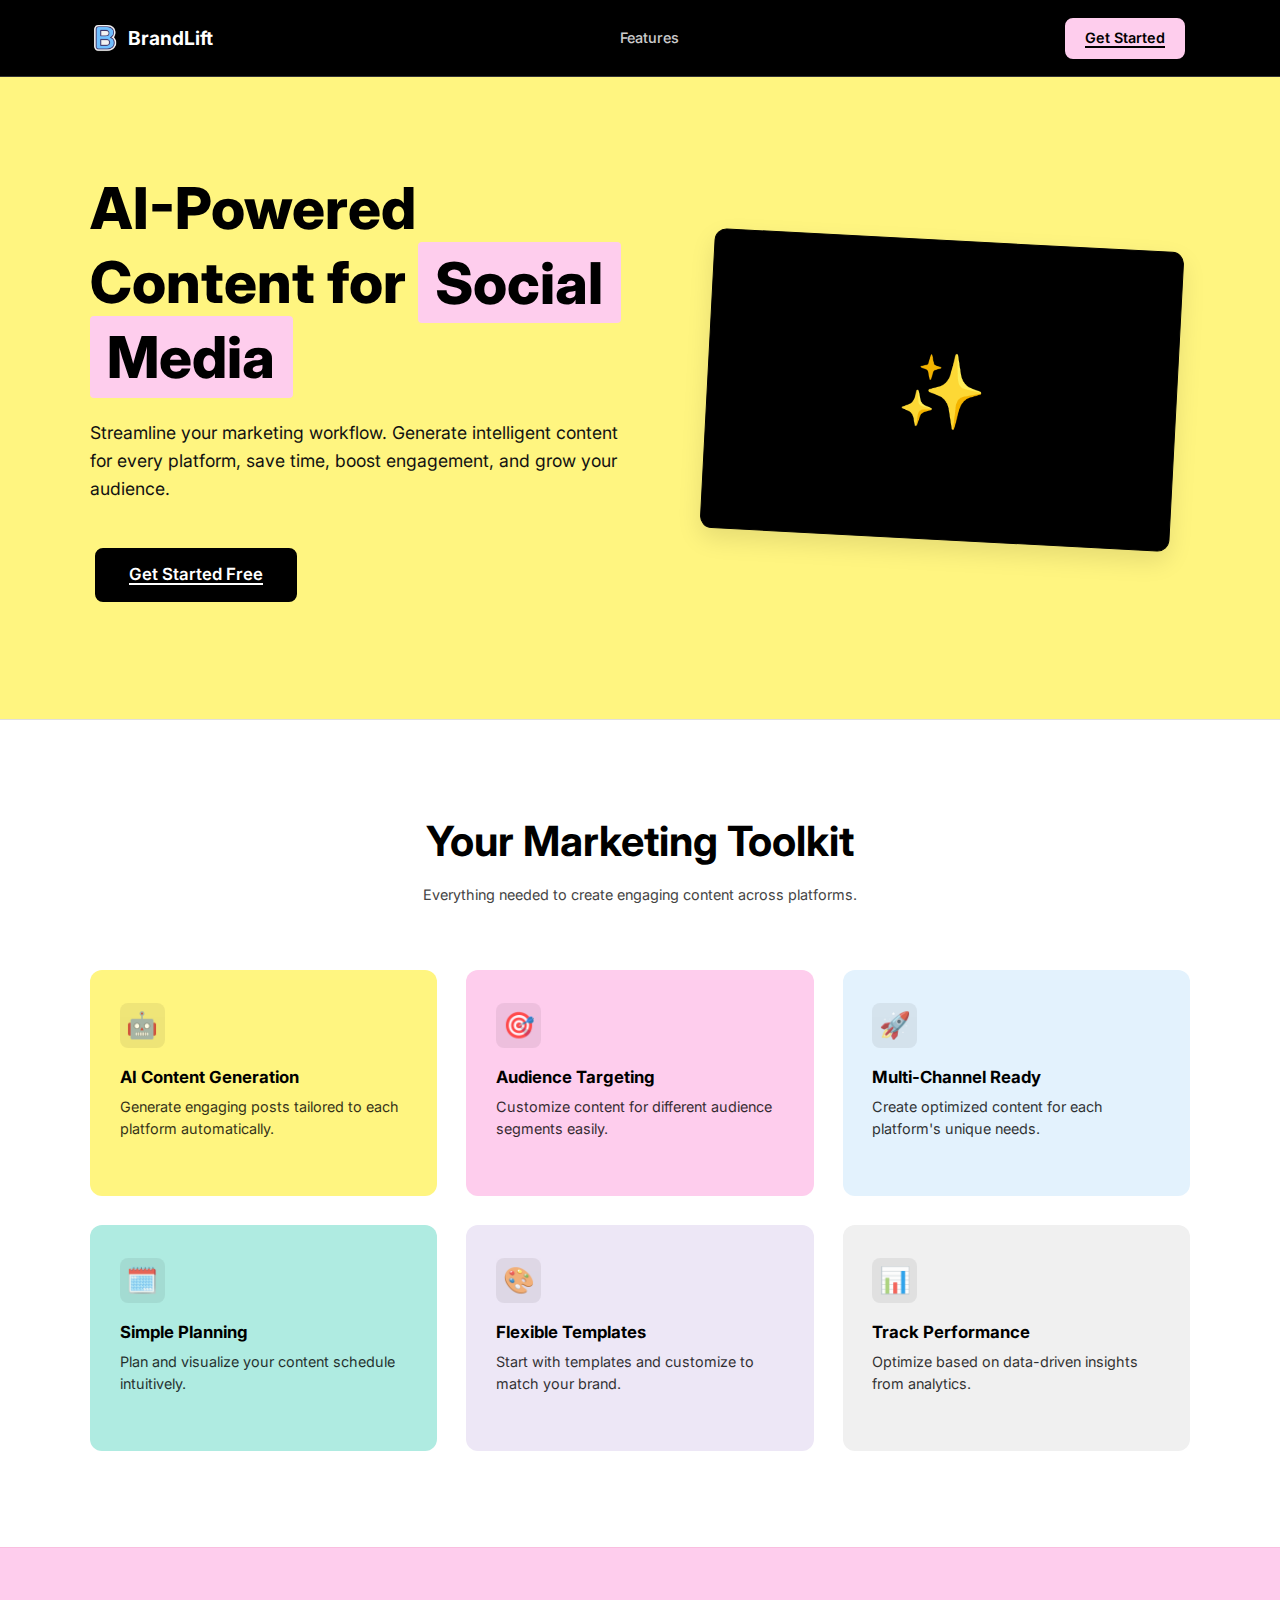
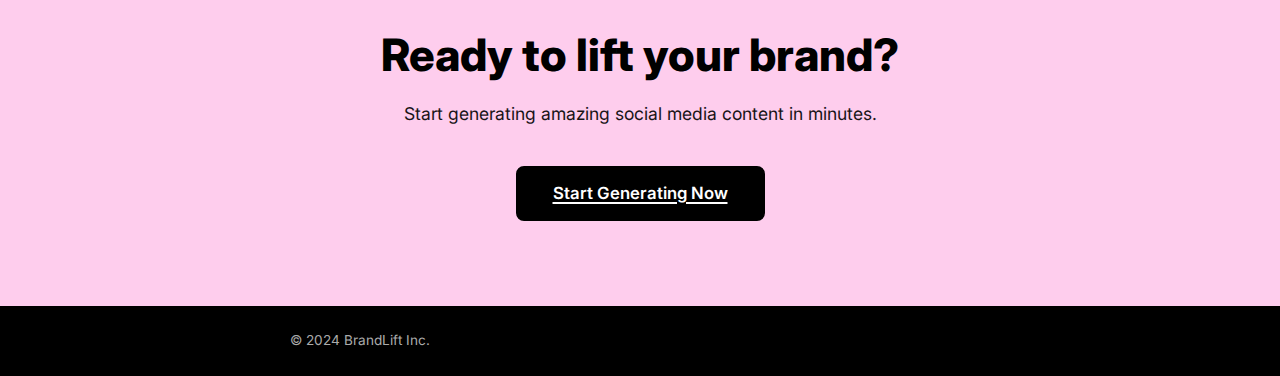
<file: index.html>
<!DOCTYPE html>
<html lang="en">
<head>
    <meta charset="UTF-8">
    <meta name="viewport" content="width=device-width, initial-scale=1.0">
    <title>BrandLift - AI Social Media Content</title>
    <link rel="stylesheet" href="style.css">
    <link rel="preconnect" href="https://fonts.googleapis.com">
    <link rel="preconnect" href="https://fonts.gstatic.com" crossorigin>
    <link href="https://fonts.googleapis.com/css2?family=Inter:wght@400;500;600;700;800&display=swap" rel="stylesheet">
    <link rel="icon" href="assets/icons8-b-100.png" type="image/png">
</head>
<body>

    <!-- Landing Page Content -->
    <div id="landing-page">
        <header class="navbar">
             <div class="container">
                 <a href="/" class="navbar-brand">
                     <img src="assets/icons8-b-100.png" alt="BrandLift Logo" class="logo">
                     <span class="brand-name-nav">BrandLift</span>
                 </a>
                 <nav class="navbar-nav">
                     <ul>
                         <li><a href="#features">Features</a></li>
                     </ul>
                 </nav>
                 <div class="navbar-actions">
                     <!-- CHANGED to an <a> tag styled as a button -->
                     <a href="tool.html" id="nav-get-started" class="btn btn-primary">Get Started</a>
                 </div>
             </div>
         </header>

        <main>
             <div class="hero-wrapper">
                 <section class="hero">
                     <div class="container hero-container">
                         <div class="hero-content">
                             <h1>AI-Powered<br>Content for <span class="highlight">Social Media</span></h1>
                             <p>Streamline your marketing workflow. Generate intelligent content for every platform, save time, boost engagement, and grow your audience.</p>
                             <div class="hero-actions">
                                 <!-- CHANGED to an <a> tag styled as a button -->
                                 <a href="tool.html" id="hero-get-started" class="btn btn-primary btn-large">Get Started Free</a>
                             </div>
                         </div>
                         <div class="hero-image-placeholder">
                             <div class="dashboard-preview">
                                <span class="hero-preview-icon">✨</span>
                             </div>
                         </div>
                     </div>
                 </section>
             </div>

            <section id="features" class="features-section">
                 <div class="container">
                     <h2 class="section-title">Your Marketing Toolkit</h2>
                     <p class="section-subtitle">Everything needed to create engaging content across platforms.</p>
                     <div class="features-grid">
                        <div class="feature-box color-bg-yellow"> <div class="feature-icon">🤖</div> <h3>AI Content Generation</h3> <p>Generate engaging posts tailored to each platform automatically.</p> </div>
                        <div class="feature-box color-bg-pink"> <div class="feature-icon">🎯</div> <h3>Audience Targeting</h3> <p>Customize content for different audience segments easily.</p> </div>
                        <div class="feature-box color-bg-blue"> <div class="feature-icon">🚀</div> <h3>Multi-Channel Ready</h3> <p>Create optimized content for each platform's unique needs.</p> </div>
                        <div class="feature-box color-bg-teal"> <div class="feature-icon">🗓️</div> <h3>Simple Planning</h3> <p>Plan and visualize your content schedule intuitively.</p> </div>
                        <div class="feature-box color-bg-purple"> <div class="feature-icon">🎨</div> <h3>Flexible Templates</h3> <p>Start with templates and customize to match your brand.</p> </div>
                        <div class="feature-box color-bg-lightgray"> <div class="feature-icon">📊</div> <h3>Track Performance</h3> <p>Optimize based on data-driven insights from analytics.</p> </div>
                     </div>
                 </div>
             </section>

            <section id="cta-section" class="cta-section">
                 <div class="container">
                     <h2>Ready to lift your brand?</h2>
                     <p>Start generating amazing social media content in minutes.</p>
                      <!-- CHANGED to an <a> tag styled as a button -->
                     <a href="tool.html" class="btn btn-dark btn-large cta-button">Start Generating Now</a>
                 </div>
             </section>
         </main>

        <div class="minimal-footer">
             <div class="container">
                  <p>© 2024 BrandLift Inc.</p>
             </div>
         </div>
    </div> <!-- End of #landing-page -->

    <!-- Tool Section Removed from this page -->

    <!-- Script tag remains, content needs updating -->
    <!-- No tool-specific logic needed here anymore -->
    <script src="main.js"></script>
</body>
</html>
</file>
<file: style.css>
/* ---== Basic Reset & Global Styles ==--- */
* {
    margin: 0;
    padding: 0;
    box-sizing: border-box;
}

:root {
    /* Gumroad Inspired Palette */
    --color-yellow: #FFF580;
    --color-pink: #FECDED;
    --color-black: #000000;
    --color-white: #ffffff;
    --color-light-blue: #e3f2fd;
    --color-teal: #AFEBE1; /* Used for Copy button success */
    --color-purple: #ede7f6;
    --color-gray-bg: #f7f7f7;
    --color-gray-border: #e0e0e0;
    --color-gray-medium: #f0f0f0;
    --color-text-dark: #111;
    --color-text-medium: #444;
    --color-text-light: #777;

    --font-primary: 'Inter', system-ui, -apple-system, BlinkMacSystemFont, "Segoe UI", Roboto, Oxygen, Ubuntu, Cantarell, "Open Sans", "Helvetica Neue", sans-serif;
    --border-radius-sm: 4px;
    --border-radius-md: 8px;
    --border-radius-lg: 12px;
    --shadow-light: 0 2px 5px rgba(0, 0, 0, 0.06);
    --shadow-medium: 0 5px 15px rgba(0, 0, 0, 0.1);
    --shadow-large: 0 10px 25px rgba(0, 0, 0, 0.1);
}

body {
    font-family: var(--font-primary);
    color: var(--color-text-dark);
    background-color: var(--color-white);
    line-height: 1.6;
    -webkit-font-smoothing: antialiased;
    -moz-osx-font-smoothing: grayscale;
    overflow-x: hidden;
}

h1, h2, h3 {
    line-height: 1.25;
    margin-bottom: 0.8rem;
    font-weight: 700;
    color: var(--color-black);
}

h1 { font-size: clamp(2.6rem, 6vw, 3.6rem); font-weight: 800; margin-bottom: 1rem;}
h2 { font-size: clamp(1.8rem, 5vw, 2.6rem); font-weight: 700; margin-bottom: 1rem;}
h3 { font-size: 1.1rem; margin-bottom: 0.6rem; font-weight: 600;}

p {
    margin-bottom: 1.5rem;
    color: var(--color-text-medium);
    max-width: 60ch;
}
.hero p { font-size: 1.1rem; color: var(--color-text-dark); max-width: 50ch;}
.features-section p { font-size: 0.9rem; color: var(--color-text-medium); line-height: 1.5;}
.cta-section p { font-size: 1.1rem; color: var(--color-black); opacity: 0.9; margin-bottom: 2rem;}


a {
    color: var(--color-black);
    text-decoration: underline;
    text-decoration-thickness: 1.5px;
    text-underline-offset: 3px;
}
a:hover { color: var(--color-text-medium); }

img {
    max-width: 100%;
    height: auto;
    display: block;
    vertical-align: middle;
}

.container {
    max-width: 1140px;
    margin: 0 auto;
    padding: 0 20px;
}

/* ---== Buttons (Gumroad Style) ==--- */
.btn {
    display: inline-block;
    padding: 12px 28px;
    border: 2px solid transparent;
    border-radius: var(--border-radius-md);
    font-size: 1rem;
    font-weight: 600;
    cursor: pointer;
    text-align: center;
    transition: all 0.15s ease-in-out;
    margin: 5px;
    line-height: 1.3;
    vertical-align: middle;
}

.btn:hover { text-decoration: none; opacity: 0.8; transform: translateY(-1px);}
.btn:active { transform: scale(0.98) translateY(0); opacity: 1;}

/* Primary Button (Black) */
.btn-primary {
    background-color: var(--color-black);
    color: var(--color-white);
    border-color: var(--color-black);
}
.btn-primary:hover { background-color: #222; border-color: #222; }

/* Secondary Button (Outline) */
.btn-secondary {
    background-color: transparent;
    color: var(--color-black);
    border: 2px solid var(--color-black);
}
.btn-secondary:hover { background-color: rgba(0,0,0,0.05); }

/* Dark Button (CTA) */
.btn-dark {
    background-color: var(--color-black);
    color: var(--color-white);
    border-color: var(--color-black);
}
.btn-dark:hover { background-color: #222; border-color: #222; }

.btn-large {
    padding: 15px 35px;
    font-size: 1.05rem;
}


/* ---== Navbar (Black Theme) ==--- */
.navbar {
    background-color: var(--color-black);
    padding: 0.8rem 0;
    position: sticky;
    top: 0;
    z-index: 1000;
    border-bottom: 1px solid #333;
}

.navbar .container {
    display: flex;
    justify-content: space-between;
    align-items: center;
}

.navbar-brand { display: flex; align-items: center; }
.navbar-brand:hover { opacity: 0.9; text-decoration: none;}

.navbar-brand .logo {
    height: 30px;
    width: auto;
    /* filter: brightness(0) invert(1); */
}
.brand-name-nav {
    color: var(--color-white);
    font-weight: 700;
    font-size: 1.2rem;
    margin-left: 8px;
    line-height: 1;
}


.navbar-nav ul { list-style: none; display: flex; }
.navbar-nav li { margin-left: 25px; }

.navbar-nav a {
    color: var(--color-white);
    font-weight: 500;
    transition: opacity 0.2s ease;
    text-decoration: none;
    opacity: 0.8;
    font-size: 0.9rem;
}
.navbar-nav a:hover { opacity: 1; }

.navbar-actions { display: flex; align-items: center; }
.navbar-actions .btn-primary {
    background-color: var(--color-pink);
    color: var(--color-black);
    border-color: var(--color-pink);
    padding: 9px 18px;
    font-size: 0.9rem;
    border-width: 2px;
}
.navbar-actions .btn-primary:hover { background-color: #f9bedf; border-color: #f9bedf; transform: translateY(0); opacity: 1;}


/* ---== Hero Section (Yellow Theme) ==--- */
.hero-wrapper {}
.hero {
    background-color: var(--color-yellow);
    padding: 6rem 0 7rem 0;
    color: var(--color-black);
    overflow: hidden;
    position: relative;
}


.hero-container {
    display: flex;
    align-items: center;
    gap: 4rem;
}

.hero-content { flex: 1; z-index: 2; }

.hero-content h1 { margin-bottom: 1.5rem; color: var(--color-black); }
.hero-content .highlight {
    background-color: var(--color-pink);
    color: var(--color-black);
    padding: 0.1em 0.3em;
    border-radius: var(--border-radius-sm);
    line-height: 1.3;
    box-decoration-break: clone;
    -webkit-box-decoration-break: clone;
}

.hero-actions { margin-top: 2.5rem; }
#hero-get-started { padding: 14px 32px; }

.hero-image-placeholder {
    flex: 0 0 45%;
    display: flex;
    justify-content: center;
    align-items: center;
    z-index: 2;
}

.dashboard-preview {
    background-color: var(--color-black);
    border: 1px solid var(--color-black);
    border-radius: var(--border-radius-lg);
    padding: 3rem 2rem;
    text-align: center;
    font-weight: 600;
    color: var(--color-yellow);
    box-shadow: var(--shadow-large);
    width: 95%;
    min-height: 300px;
    display: flex;
    flex-direction: column;
    justify-content: center;
    align-items: center;
    transform: rotate(3deg);
    transition: transform 0.3s ease-out;
}
.dashboard-preview:hover { transform: rotate(1deg) scale(1.02); }

.hero-preview-icon {
    font-size: 4.5rem;
    display: block;
    line-height: 1;
     animation: pulse 2.5s infinite ease-in-out;
}
@keyframes pulse {
    0% { transform: scale(1); }
    50% { transform: scale(1.08); }
    100% { transform: scale(1); }
}


/* ---== Features Section (White Background) ==--- */
.features-section {
    padding: 6rem 0;
    background-color: var(--color-white);
    border-top: 1px solid var(--color-gray-border);
}

.section-title { text-align: center; margin-bottom: 1rem; }
.section-subtitle {
    text-align: center;
    max-width: 550px;
    margin: 0 auto 4rem auto;
    font-size: 1.1rem;
    color: var(--color-text-medium);
}

.features-grid {
    display: grid;
    grid-template-columns: repeat(auto-fit, minmax(280px, 1fr));
    gap: 1.8rem;
}

.feature-box {
    padding: 2rem 1.8rem;
    border-radius: var(--border-radius-lg);
    text-align: left;
    border: 1px solid transparent;
    transition: transform 0.25s ease, box-shadow 0.25s ease, border-color 0.25s ease;
    overflow: hidden;
}

.feature-box.color-bg-yellow { background-color: var(--color-yellow); }
.feature-box.color-bg-pink { background-color: var(--color-pink); }
.feature-box.color-bg-blue { background-color: var(--color-light-blue); }
.feature-box.color-bg-teal { background-color: var(--color-teal); }
.feature-box.color-bg-purple { background-color: var(--color-purple); }
.feature-box.color-bg-lightgray { background-color: var(--color-gray-medium); }

.feature-box h3, .feature-box p { color: var(--color-black); opacity: 1; }
.feature-box p { opacity: 0.8; }
.feature-box h3 { font-weight: 700; }

.feature-box:hover {
    transform: translateY(-6px);
    box-shadow: var(--shadow-medium);
    border-color: rgba(0,0,0,0.1);
}

.feature-icon {
    width: 45px;
    height: 45px;
    border-radius: var(--border-radius-md);
    background-color: rgba(0, 0, 0, 0.08);
    margin-bottom: 1.2rem;
    display: flex;
    justify-content: center;
    align-items: center;
    font-size: 1.6rem;
    color: var(--color-black);
    opacity: 0.8;
}

.feature-box h3 { margin-bottom: 0.5rem; font-size: 1.05rem; }
.feature-box p { font-size: 0.9rem; line-height: 1.5; }


/* ---== CTA Section (Pink Theme) ==--- */
.cta-section {
    background-color: var(--color-pink);
    padding: 5rem 0;
    text-align: center;
    color: var(--color-black);
    border-top: 1px solid #f9bedf;
}
.cta-section h2 {
    font-size: clamp(2rem, 5vw, 2.8rem);
    margin-bottom: 1rem;
    font-weight: 800;
}
.cta-section p { margin: 0 auto 2rem auto; opacity: 0.9; }
.cta-button {}

/* ---== Minimal Footer (Black Theme) ==--- */
.minimal-footer {
    background-color: var(--color-black);
    color: var(--color-text-light);
    padding: 1.5rem 0;
    text-align: center;
    font-size: 0.85rem;
}
.minimal-footer p { margin-bottom: 0; color: #aaa; }
.minimal-footer a { color: var(--color-white); text-decoration: none; margin: 0 10px; }
.minimal-footer a:hover { text-decoration: underline; }


/* ========================================== */
/* ---== TOOL SECTION STYLES (for tool.html) ==--- */
/* ========================================== */

.tool-container {
    max-width: 720px;
    margin: 4rem auto;
    padding: 2rem 2.5rem 2.5rem 2.5rem;
    border: none;
    border-radius: var(--border-radius-lg);
    background-color: var(--color-white);
    box-shadow: var(--shadow-large);
    position: relative;
}

.tool-container h2 { /* "Choose Your Platform" */
    text-align: center;
    margin-bottom: 2rem;
    font-size: 1.6rem;
    font-weight: 700;
}

/* Back Button Styling */
.btn-back {
    position: absolute;
    top: 1.5rem;
    left: 1.5rem;
    padding: 8px 15px;
    font-size: 0.9rem;
    border: 1px solid var(--color-gray-border);
    background-color: var(--color-white);
    color: var(--color-text-medium);
    box-shadow: none;
    border-radius: var(--border-radius-md);
    border-width: 1px;
    text-decoration: none;
}
.btn-back:hover {
    background-color: var(--color-gray-bg);
    border-color: #ccc;
    transform: translateX(0);
    color: var(--color-text-dark);
    opacity: 1;
}

/* Platform Grid */
.platform-grid {
    display: grid;
    grid-template-columns: repeat(auto-fit, minmax(110px, 1fr));
    gap: 1rem;
    margin-bottom: 3rem;
    justify-content: center;
}

/* Platform Box Styling (Icon + Text) */
.platform-box {
    background-color: var(--color-white);
    padding: 1.2rem 0.5rem 1rem 0.5rem;
    border-radius: var(--border-radius-md);
    cursor: pointer;
    border: 1px solid var(--color-gray-border);
    transition: all 0.15s ease-out;
    display: flex;
    flex-direction: column;
    justify-content: center;
    align-items: center;
    text-align: center;
    min-height: 100px; /* Re-add min-height for consistency */
}

.platform-box img {
    max-width: 45px;
    height: 45px;
    margin-bottom: 0.75rem;
    transition: transform 0.15s ease-out;
}

.platform-label {
    font-size: 0.8rem;
    font-weight: 500;
    color: var(--color-text-medium);
    line-height: 1.3;
    white-space: normal;
    word-wrap: break-word;
    display: block;
    margin-top: auto;
}

.platform-box:hover {
    transform: translateY(-3px);
    border-color: var(--color-text-medium);
    box-shadow: var(--shadow-light);
}
.platform-box:hover img { transform: scale(1.05); }

 .platform-box.selected {
    border-color: var(--color-black);
    background-color: var(--color-yellow);
    box-shadow: none;
    transform: translateY(-1px);
 }
 .platform-box.selected img { transform: scale(1); }
 .platform-box.selected .platform-label { color: var(--color-black); font-weight: 600;}


/* Input Form Area */
.input-form-area {
    margin-top: 2.5rem;
    padding-top: 2rem;
    border-top: 1px solid var(--color-gray-border);
}

.input-form-area h3 { /* "Generate content for..." */
    text-align: left;
    margin-bottom: 1.8rem;
    font-size: 1.15rem;
    font-weight: 600;
}

/* HIDE PLATFORM FIELDS INITIALLY */
.platform-form-fields {
    display: none;
}
.platform-form-fields.active {
    display: block;
}


/* Form Group */
.form-group { margin-bottom: 1.3rem; }

.form-group label {
    display: block;
    margin-bottom: 0.5rem;
    font-weight: 500;
    font-size: 0.85rem;
    color: var(--color-text-medium);
}

.form-group input[type="text"],
.form-group select {
    width: 100%;
    padding: 12px 16px;
    border: 1px solid var(--color-gray-border);
    border-radius: var(--border-radius-md);
    font-size: 1rem;
    background-color: var(--color-white);
    transition: border-color 0.2s ease, box-shadow 0.2s ease;
    box-shadow: none;
}
.form-group input[type="text"]:disabled,
.form-group select:disabled {
    background-color: var(--color-gray-bg);
    cursor: not-allowed;
    opacity: 0.7;
}

.form-group input[type="text"]:focus,
.form-group select:focus {
    border-color: var(--color-black);
    outline: none;
    box-shadow: 0 0 0 3px rgba(0, 0, 0, 0.08);
}

/* Select Placeholder Styling */
.form-group select {
    appearance: none;
    background-image: url("data:image/svg+xml,%3Csvg xmlns='http://www.w3.org/2000/svg' width='16' height='16' fill='%23666' viewBox='0 0 16 16'%3E%3Cpath fill-rule='evenodd' d='M1.646 4.646a.5.5 0 0 1 .708 0L8 10.293l5.646-5.647a.5.5 0 0 1 .708.708l-6 6a.5.5 0 0 1-.708 0l-6-6a.5.5 0 0 1 0-.708z'/%3E%3C/svg%3E");
    background-repeat: no-repeat;
    background-position: right 1rem center;
    background-size: 0.8em 0.8em;
    padding-right: 2.5rem;
}

.form-group select:required:invalid { color: var(--color-text-light); }
.form-group option[value=""][disabled] { display: none; }
.form-group option { color: var(--color-text-dark); }

/* File Input Styling */
.file-input-wrapper {
    display: flex;
    align-items: center;
    gap: 10px;
}
.file-input-hidden {
    width: 0.1px; height: 0.1px; opacity: 0; overflow: hidden; position: absolute; z-index: -1;
}
.btn-file-upload {
    background-color: var(--color-white);
    color: var(--color-text-medium);
    border: 1px solid var(--color-gray-border);
    padding: 10px 18px;
    font-size: 0.9rem;
    font-weight: 500;
    box-shadow: none;
    margin: 0;
    flex-shrink: 0;
     border-width: 1px;
     border-style: solid;
     cursor: pointer;
}
.btn-file-upload:hover {
    background-color: var(--color-gray-bg);
    color: var(--color-text-dark);
    border-color: #ccc;
    transform: none;
    opacity: 1;
}
.file-name-display {
    font-size: 0.9rem;
    color: var(--color-text-light);
    white-space: nowrap;
    overflow: hidden;
    text-overflow: ellipsis;
    flex-grow: 1;
    border: 1px solid var(--color-gray-border);
    padding: 8px 10px;
    border-radius: var(--border-radius-md);
    background-color: var(--color-gray-bg);
    line-height: 1.4;
}
.input-hint {
    font-size: 0.8rem;
    color: var(--color-text-light);
    margin-top: 5px;
    margin-bottom: 0;
}


/* Generate Button */
.btn-generate {
    display: block;
    width: 100%;
    margin-top: 1.8rem;
    padding: 14px;
    font-size: 1rem;
    /* Uses .btn-primary */
}


/* ---== Output Area & Copy Button ==--- */
#output-area {
    background-color: var(--color-gray-bg);
    padding: 1rem 1.5rem 1.5rem 1.5rem; /* Adjusted padding */
    border-radius: var(--border-radius-md);
    margin-top: 2.5rem;
    border: 1px solid var(--color-gray-border);
    position: relative; /* For positioning the copy button */
    overflow: hidden; /* Hide direct overflow, let pre handle scrolling */
}

#output-area h3 {
    color: var(--color-black);
    font-size: 1rem;
    font-weight: 600;
    margin-bottom: 1.5rem; /* More space before pre/button */
    padding-right: 70px; /* Make space for button */
}

/* Style the <pre> tag specifically for generated content */
#gemini-output {
    font-family: 'Menlo', 'Monaco', 'Courier New', monospace;
    font-size: 0.9rem;
    line-height: 1.6;
    white-space: pre-wrap;   /* Allows wrapping of long lines */
    word-wrap: break-word;   /* Breaks long words if needed */
    overflow-x: auto;      /* Add horizontal scroll for very long unbreakable lines */
    max-height: 400px;     /* Limit height and add vertical scroll if needed */
    overflow-y: auto;      /* Add vertical scrollbar if content exceeds max-height */
    background-color: var(--color-white); /* White background for pre */
    padding: 1rem;         /* Padding inside the pre */
    border-radius: var(--border-radius-sm); /* Slight rounding inside */
    border: 1px solid var(--color-gray-border); /* Border inside */
    color: #333;
    margin-top: 0; /* Remove potential top margin */
}

/* Copy Button Styling */
.copy-button {
    position: absolute;
    top: 1rem; /* Position relative to output-area padding */
    right: 1.5rem; /* Position relative to output-area padding */
    padding: 5px 10px;
    font-size: 0.8rem;
    background-color: var(--color-gray-medium);
    color: var(--color-text-medium);
    border: 1px solid var(--color-gray-border);
    border-radius: var(--border-radius-sm);
    cursor: pointer;
    z-index: 5;
    opacity: 0.8;
    transition: all 0.2s ease;
}

.copy-button:hover {
    background-color: var(--color-gray-border);
    color: var(--color-text-dark);
    opacity: 1;
    transform: scale(1.05); /* Slight scale on hover */
}

.copy-button.copied {
    background-color: var(--color-teal);
    color: var(--color-black);
    border-color: var(--color-teal);
}
.copy-button:disabled { /* Style when briefly disabled after copy */
    cursor: default;
    opacity: 0.7;
}

#loading-indicator {
    text-align: center;
    padding: 2rem 1rem; /* More padding */
    color: var(--color-text-medium);
    font-weight: 500;
    font-family: var(--font-primary);
    /* Optional: Style more explicitly if inside output-area */
    /* background-color: var(--color-white); */
    /* border: 1px solid var(--color-gray-border); */
    /* border-radius: var(--border-radius-sm); */
}


/* ---== Responsive Adjustments ==--- */

@media (max-width: 992px) {
    .hero-container { gap: 2rem;}
    .hero-image-placeholder { flex-basis: 45%;}
}

@media (max-width: 768px) {
    h1 { font-size: 2.4rem; }
    h2 { font-size: 1.8rem; }
    .hero { padding: 5rem 0; background-attachment: scroll; }
    .hero-container { flex-direction: column; text-align: center; gap: 3rem;}
    .hero-content p { margin: 1.5rem auto; max-width: 90%;}
    .hero-image-placeholder { margin-top: 1rem; width: 70%; max-width: 320px; }
    .dashboard-preview { transform: rotate(0); min-height: 220px;}

    .navbar .container { flex-direction: row; }
    .navbar-nav { display: none; }

    .features-grid { grid-template-columns: repeat(auto-fit, minmax(260px, 1fr)); gap: 1.5rem; }
    .features-section { padding: 4rem 0;}

    .cta-section { padding: 4rem 0;}
    .cta-section h2 { font-size: 1.8rem;}

    /* Tool Section mobile */
    .tool-container { margin: 3rem 1rem; padding: 2.5rem 1.5rem; }
     .tool-container h2 { font-size: 1.4rem; margin-bottom: 1.5rem;}
     .btn-back { top: 1rem; left: 1rem; padding: 6px 12px; }
     .platform-grid { grid-template-columns: repeat(auto-fit, minmax(90px, 1fr)); gap: 0.8rem;}
     .platform-box { padding: 0.8rem 0.4rem; min-height: 90px;} /* Added min-height back */
     .platform-box img { max-width: 40px; height: 40px; margin-bottom: 0.4rem;}
     .platform-label { font-size: 0.75rem;}
     .input-form-area { margin-top: 2rem; padding-top: 1.5rem;}
     .input-form-area h3 { font-size: 1.1rem;}
     #output-area h3 { padding-right: 60px;} /* Less space for button */
     .copy-button { right: 1rem; } /* Adjust button position */
}

@media (max-width: 576px) {
    .container { padding: 0 15px; }
    .btn { padding: 10px 20px; font-size: 0.9rem;}
    .btn-large { padding: 12px 25px; font-size: 0.95rem;}
    .hero { padding: 3.5rem 0;}
    .hero-content p { font-size: 1rem; }
    .dashboard-preview { font-size: 1.1rem; min-height: 180px; padding: 1.5rem 1rem;}
    .hero-preview-icon { font-size: 3.5rem;}
    .features-section { padding: 3rem 0;}
    .section-subtitle { font-size: 1rem;}
    .minimal-footer { padding: 1rem 0; font-size: 0.8rem;}

    /* Tool Section smallest */
    .tool-container { margin: 2rem 1rem; padding: 2rem 1rem; }
    .platform-grid { grid-template-columns: repeat(3, 1fr); gap: 0.6rem;}
    .platform-box img { max-width: 32px; height: 32px;}
    .platform-label { font-size: 0.7rem;}
    .form-group input[type="text"], .form-group select { padding: 10px 12px; }
    #output-area { padding: 1rem 1.2rem; font-size: 0.85rem;}
    #gemini-output { padding: 0.8rem; } /* Less padding inside pre */
    .btn-generate { font-size: 1rem; padding: 12px;}
    .file-input-wrapper { flex-direction: column; align-items: flex-start;}
    .file-name-display { margin-top: 5px; width: 100%; }
    .copy-button { padding: 4px 8px; font-size: 0.75rem;} /* Smaller copy button */
}
</file>
